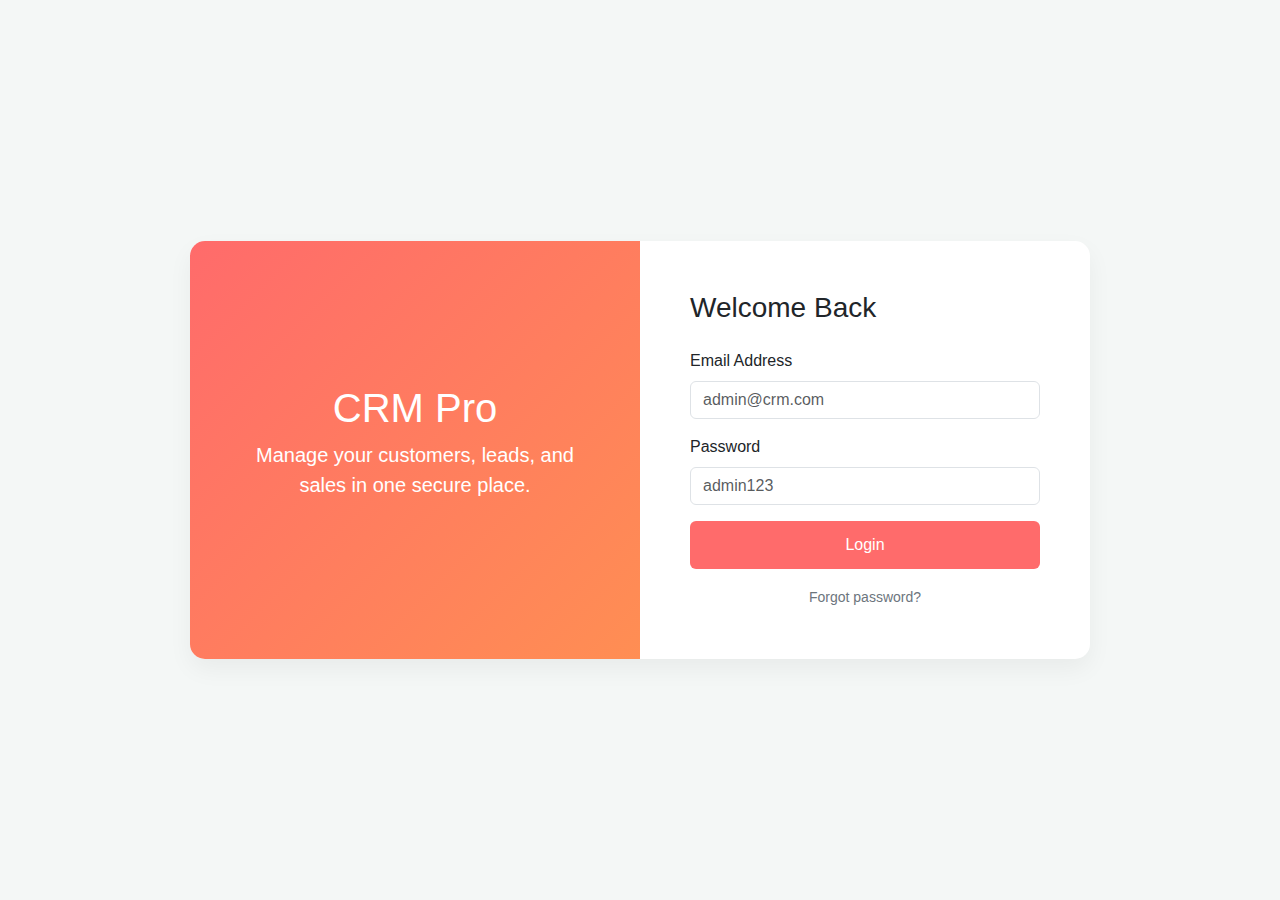
<file: templates/login.html>
<!DOCTYPE html>
<html lang="en">
  <head>
    <meta charset="UTF-8" />
    <meta name="viewport" content="width=device-width, initial-scale=1.0" />
    <title>CRM Pro - Login</title>
    <link
      href="https://cdn.jsdelivr.net/npm/bootstrap@5.3.0/dist/css/bootstrap.min.css"
      rel="stylesheet"
    />
    <style>
      body {
        background-color: #f4f7f6;
        height: 100vh;
        display: flex;
        align-items: center;
        justify-content: center;
        font-family: "Poppins", sans-serif;
      }
      .login-card {
        background: white;
        border-radius: 15px;
        box-shadow: 0 10px 25px rgba(0, 0, 0, 0.05);
        overflow: hidden;
        max-width: 900px;
        width: 90%;
        display: flex;
      }
      .login-img {
        background: linear-gradient(
          135deg,
          #ff6b6b 0%,
          #ff8e53 100%
        ); /* Matches Sidebar */
        width: 50%;
        display: flex;
        flex-direction: column;
        justify-content: center;
        align-items: center;
        color: white;
        padding: 40px;
      }
      .login-form {
        width: 50%;
        padding: 50px;
        display: flex;
        flex-direction: column;
        justify-content: center;
      }
      .btn-primary {
        background-color: #ff6b6b;
        border: none;
        padding: 12px;
      }
      .btn-primary:hover {
        background-color: #ee5a5a;
      }

      /* Mobile Optimization (Epic 10) */
      @media (max-width: 768px) {
        .login-card {
          flex-direction: column;
        }
        .login-img {
          width: 100%;
          padding: 30px;
          display: none;
        } /* Hide image on mobile */
        .login-form {
          width: 100%;
          padding: 30px;
        }
      }
    </style>
  </head>
  <body>
    <div class="login-card">
      <div class="login-img">
        <h1>CRM Pro</h1>
        <p class="lead text-center">
          Manage your customers, leads, and sales in one secure place.
        </p>
      </div>

    <div class="login-form">
           <h3 class="mb-4">Welcome Back</h3>
           <form id="loginForm">
                <div class="mb-3">
                    <label for="email" class="form-label">Email Address</label>
                    <input type="email" class="form-control" id="email" required placeholder="admin@crm.com">
                </div>
                <div class="mb-3">
                    <label for="password" class="form-label">Password</label>
                    <input type="password" class="form-control" id="password" required placeholder="admin123">
                </div>
                <div class="d-grid gap-2">
                    <button type="submit" class="btn btn-primary">Login</button>
                </div>
                
                <div class="mt-3 text-center">
                    <a href="#" id="forgot-link" class="text-secondary small" style="text-decoration: none;">Forgot password?</a>
                </div>
            </form>
            
            <div id="error-msg" class="alert alert-danger mt-3 d-none" role="alert"></div>
        </div>


    <script>
      document
        .getElementById("loginForm")
        .addEventListener("submit", async function (e) {
          e.preventDefault();
          const email = document.getElementById("email").value;
          const password = document.getElementById("password").value;
          const errorBox = document.getElementById("error-msg");

          try {
            const response = await fetch("/api/auth/login", {
              method: "POST",
              headers: { "Content-Type": "application/json" },
              body: JSON.stringify({ email, password }),
            });

            const data = await response.json();

            if (response.ok) {
              // Login Success: Redirect to Dashboard
              window.location.href = "/";
            } else {
              // Login Failed: Show error
              errorBox.textContent = data.message;
              errorBox.classList.remove("d-none");
            }
          } catch (err) {
            errorBox.textContent = "Server connection failed.";
            errorBox.classList.remove("d-none");
          }
        });
      // Handle Password Reset
      document
        .getElementById("forgot-link")
        .addEventListener("click", async function (e) {
          e.preventDefault();
          const email = document.getElementById("email").value;

          if (!email) {
            alert("Please enter your email address in the box first.");
            return;
          }

          if (confirm(`Send password reset link to ${email}?`)) {
            const response = await fetch("/api/auth/reset-password", {
              method: "POST",
              headers: { "Content-Type": "application/json" },
              body: JSON.stringify({ email }),
            });
            const data = await response.json();
            alert(data.message);
          }
        });
    </script>
  </body>
</html>
</file>
